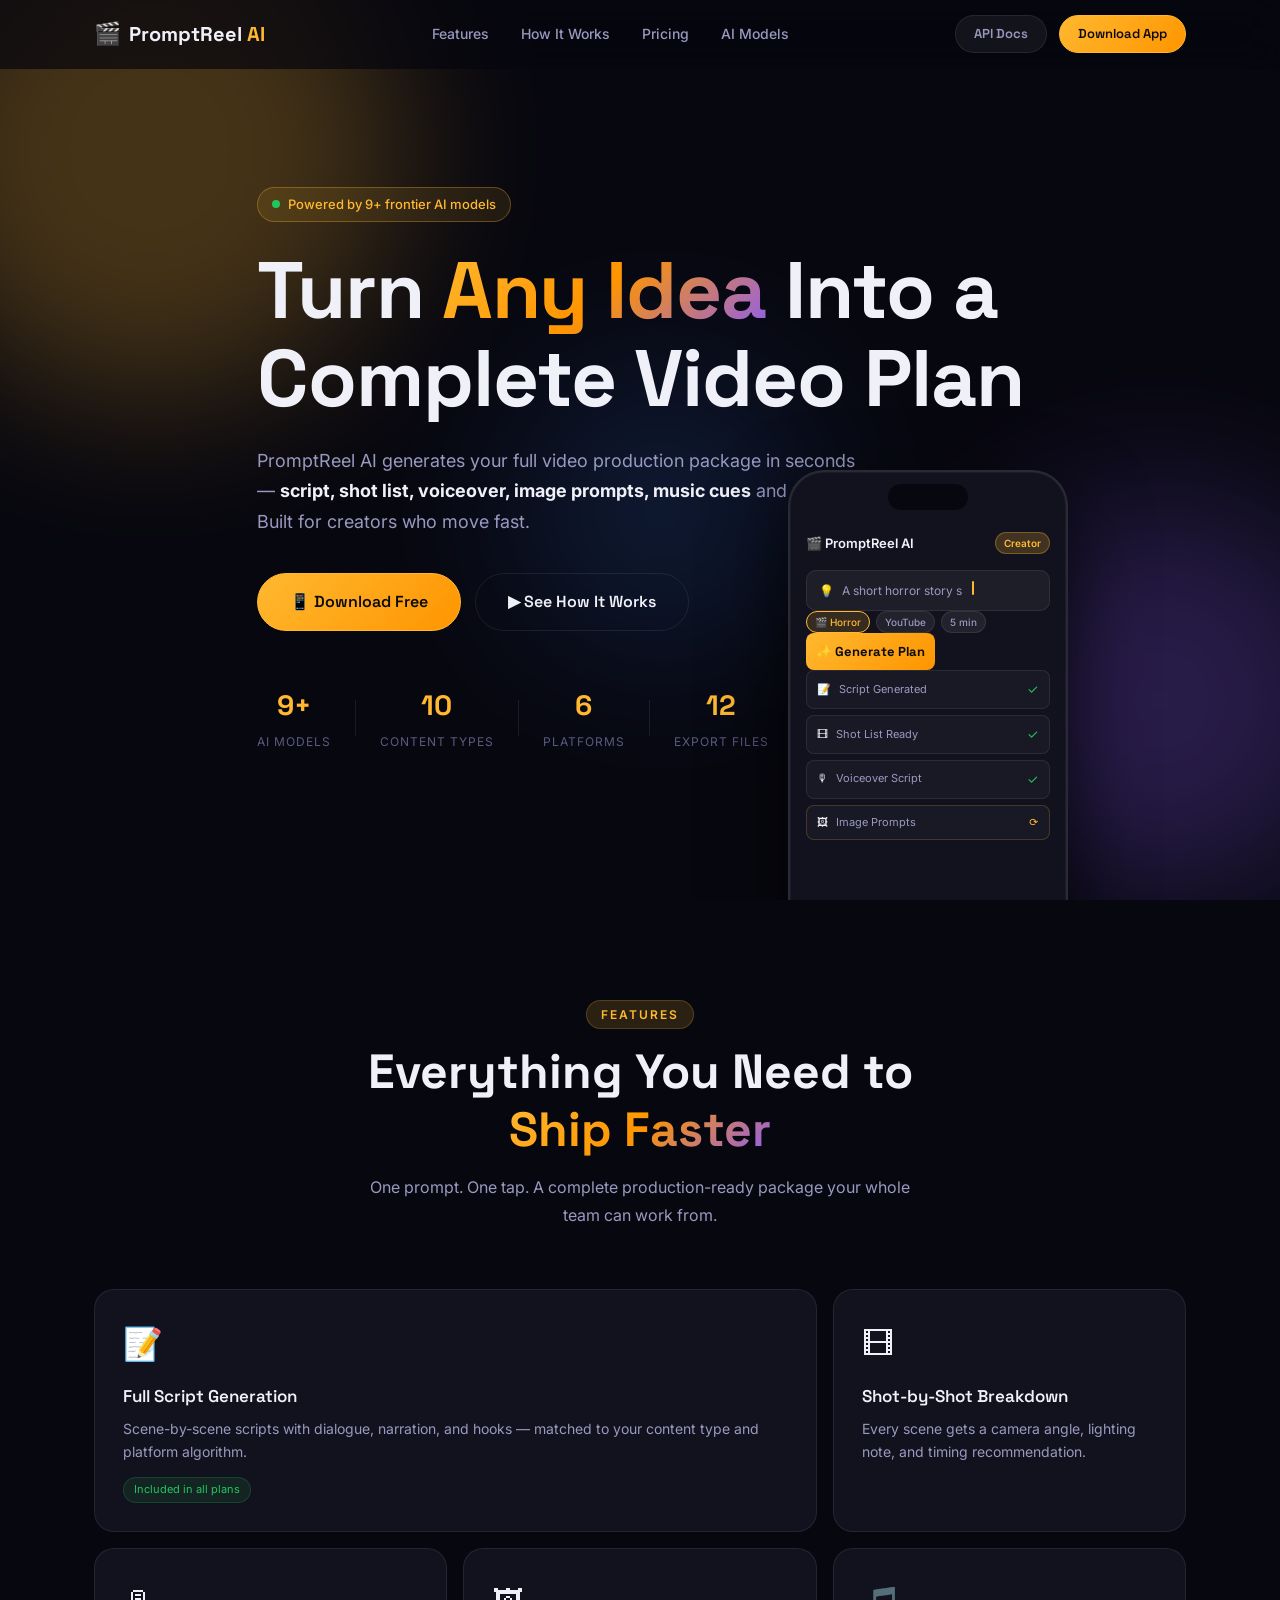
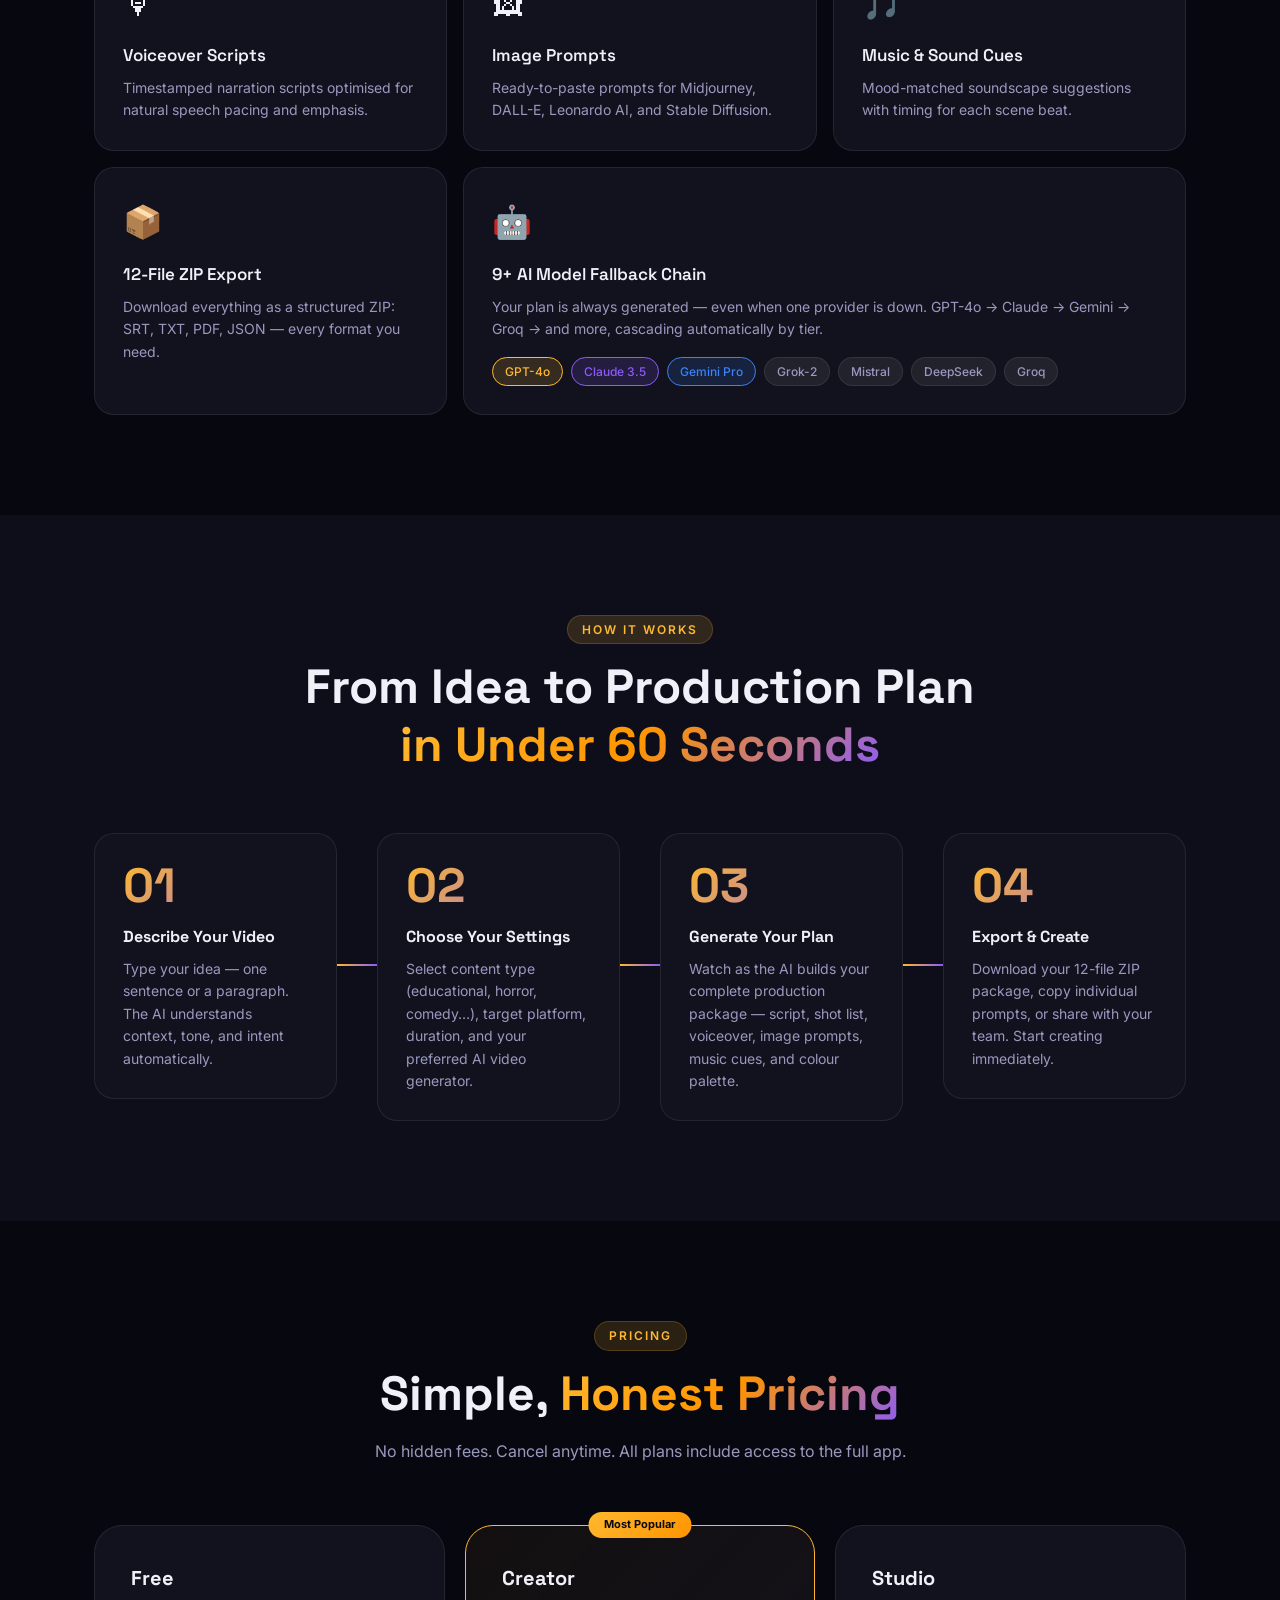
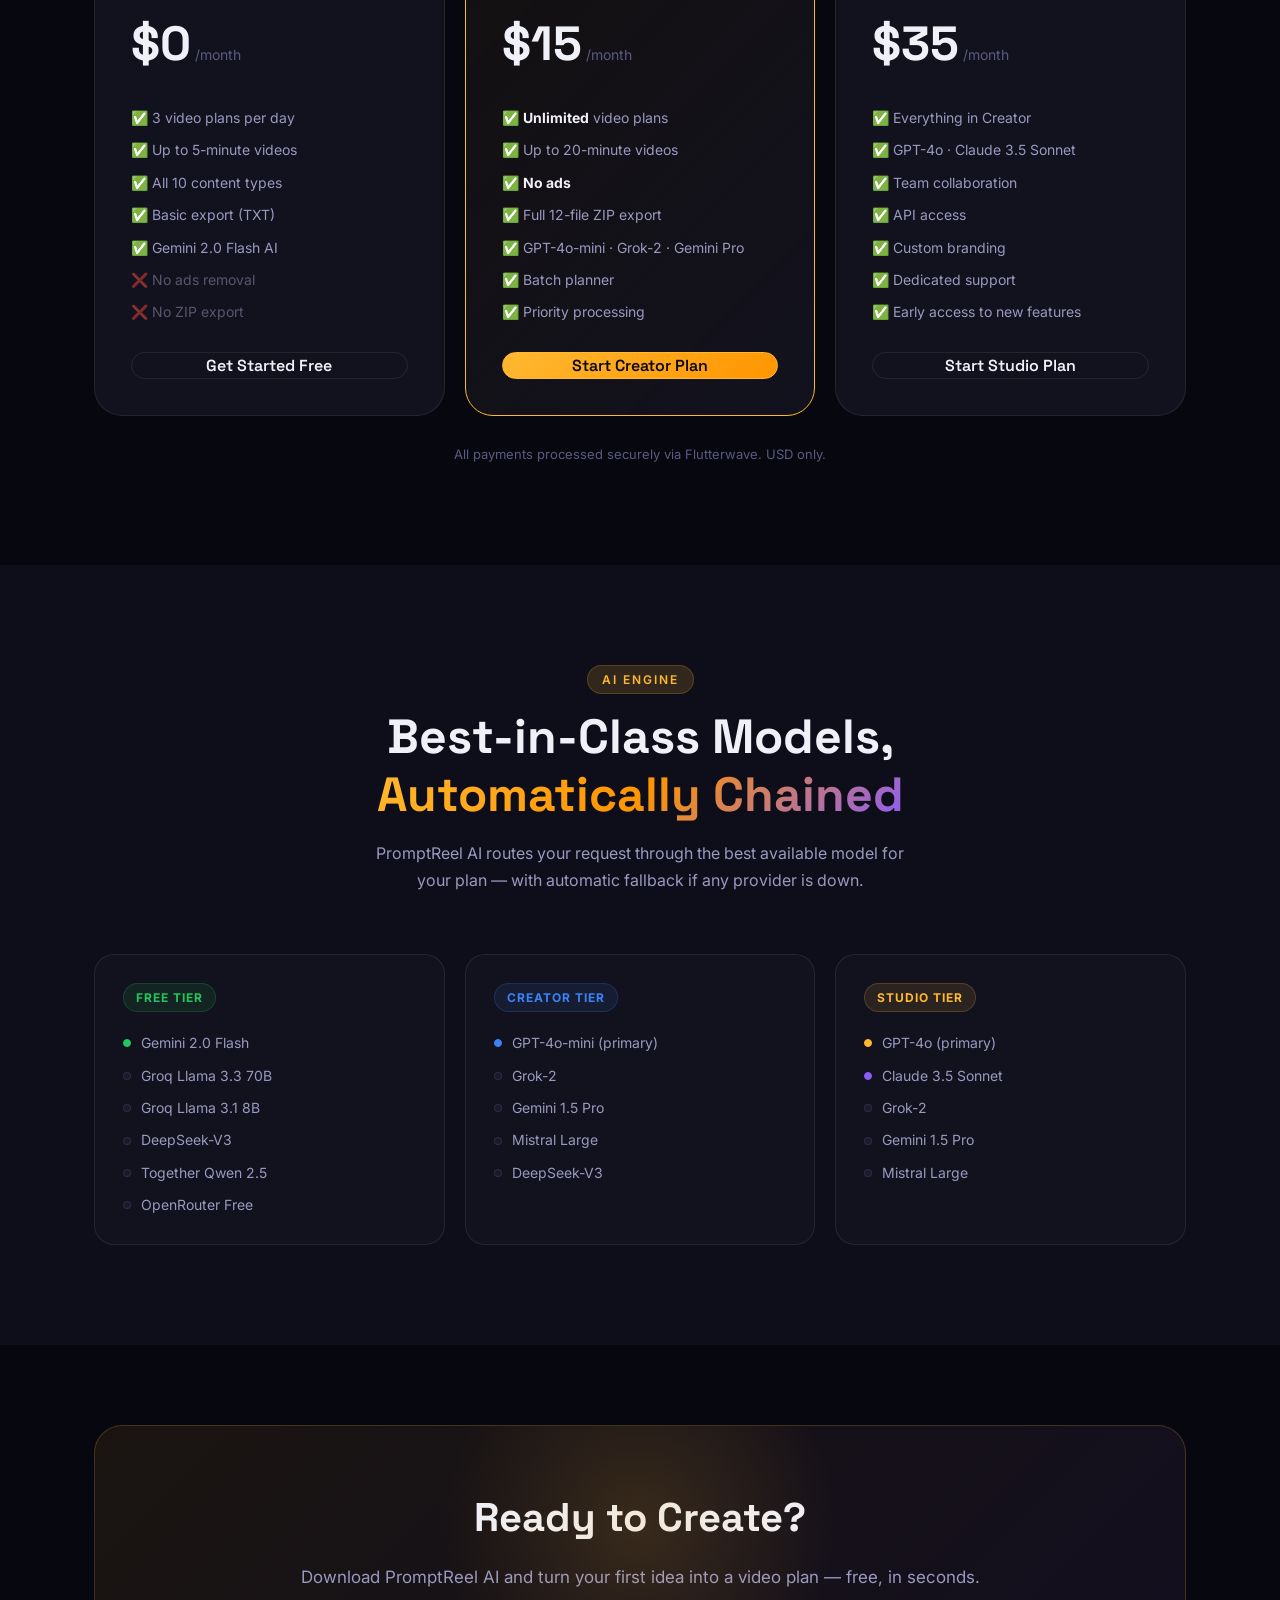
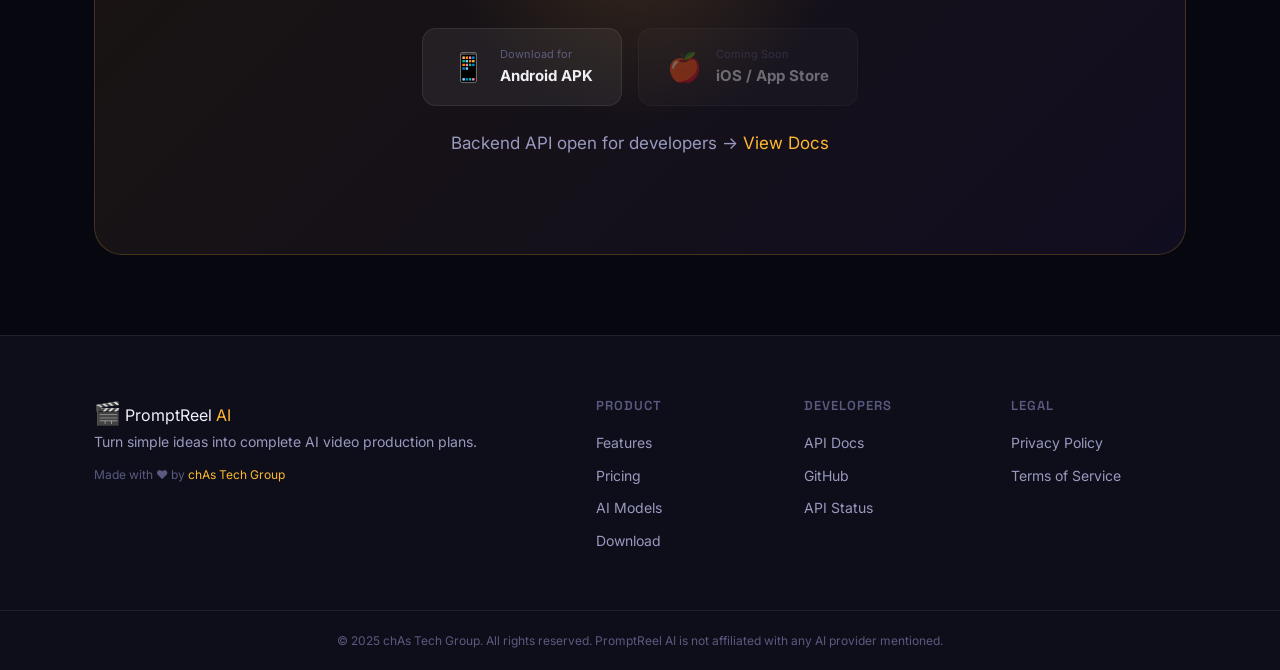
<file: website/index.html>
<!DOCTYPE html>
<html lang="en">
<head>
  <meta charset="UTF-8" />
  <meta name="viewport" content="width=device-width, initial-scale=1.0" />
  <title>PromptReel AI — Turn Ideas into Video Production Plans</title>

  <!-- ── SEO ──────────────────────────────────────────────────────────── -->
  <meta name="description" content="PromptReel AI turns your idea into a complete, ready-to-execute AI video production plan — script, shot list, voiceover, image prompts & more." />
  <meta name="keywords" content="AI video planner, video script generator, AI content creator, PromptReel, video production AI, content planning" />
  <meta name="author" content="chAs Tech Group" />
  <meta name="robots" content="index, follow" />
  <link rel="canonical" href="https://chastechgroup.github.io/promptreel-ai/" />

  <!-- ── Open Graph ────────────────────────────────────────────────────── -->
  <meta property="og:type" content="website" />
  <meta property="og:url" content="https://chastechgroup.github.io/promptreel-ai/" />
  <meta property="og:title" content="PromptReel AI — Turn Ideas into Video Plans" />
  <meta property="og:description" content="AI-powered video production planning. Script. Shot list. Voiceover. Image prompts. Everything in seconds." />
  <meta property="og:image" content="assets/images/og-image.png" />

  <!-- ── Twitter Card ──────────────────────────────────────────────────── -->
  <meta name="twitter:card" content="summary_large_image" />
  <meta name="twitter:title" content="PromptReel AI — Turn Ideas into Video Plans" />
  <meta name="twitter:description" content="AI-powered video production planning for creators." />
  <meta name="twitter:image" content="assets/images/og-image.png" />

  <!-- ── Favicon ───────────────────────────────────────────────────────── -->
  <link rel="icon" type="image/png" sizes="32x32" href="assets/images/favicon-32.png" />
  <link rel="icon" type="image/png" sizes="16x16" href="assets/images/favicon-16.png" />
  <link rel="apple-touch-icon" href="assets/images/apple-touch-icon.png" />
  <link rel="manifest" href="manifest.json" />

  <!-- ── Fonts ─────────────────────────────────────────────────────────── -->
  <link rel="preconnect" href="https://fonts.googleapis.com" />
  <link rel="preconnect" href="https://fonts.gstatic.com" crossorigin />
  <link href="https://fonts.googleapis.com/css2?family=Inter:wght@300;400;500;600;700;800;900&family=Space+Grotesk:wght@400;500;600;700&display=swap" rel="stylesheet" />

  <!-- ── Styles ────────────────────────────────────────────────────────── -->
  <link rel="stylesheet" href="assets/css/style.css" />

  <!-- ── Security Headers via meta (CSP backup) ───────────────────────── -->
  <meta http-equiv="X-Content-Type-Options" content="nosniff" />
  <meta http-equiv="Referrer-Policy" content="strict-origin-when-cross-origin" />
  <meta http-equiv="Permissions-Policy" content="camera=(), microphone=(), geolocation=()" />

  <!-- ── Schema.org structured data ───────────────────────────────────── -->
  <script type="application/ld+json">
  {
    "@context": "https://schema.org",
    "@type": "SoftwareApplication",
    "name": "PromptReel AI",
    "applicationCategory": "MultimediaApplication",
    "operatingSystem": "Android, iOS",
    "description": "AI-powered video production planning app. Turn simple ideas into complete video packages.",
    "author": { "@type": "Organization", "name": "chAs Tech Group" },
    "offers": [
      { "@type": "Offer", "price": "0", "priceCurrency": "USD", "name": "Free" },
      { "@type": "Offer", "price": "15", "priceCurrency": "USD", "name": "Creator" },
      { "@type": "Offer", "price": "35", "priceCurrency": "USD", "name": "Studio" }
    ]
  }
  </script>
</head>
<body>

  <!-- ══════════════════════════════════════════════════════════════════════
       NAV
  ══════════════════════════════════════════════════════════════════════ -->
  <nav class="nav" id="navbar">
    <div class="nav__inner container">
      <a href="#" class="nav__logo">
        <span class="logo-icon">🎬</span>
        <span class="logo-text">PromptReel <span class="logo-ai">AI</span></span>
      </a>

      <ul class="nav__links">
        <li><a href="#features">Features</a></li>
        <li><a href="#how-it-works">How It Works</a></li>
        <li><a href="#pricing">Pricing</a></li>
        <li><a href="#models">AI Models</a></li>
      </ul>

      <div class="nav__actions">
        <a href="https://promptreel-ai.onrender.com/docs" class="btn btn--ghost btn--sm" target="_blank" rel="noopener">API Docs</a>
        <a href="#download" class="btn btn--primary btn--sm">Download App</a>
      </div>

      <button class="nav__hamburger" id="hamburger" aria-label="Toggle menu">
        <span></span><span></span><span></span>
      </button>
    </div>

    <div class="nav__mobile" id="mobileMenu">
      <a href="#features">Features</a>
      <a href="#how-it-works">How It Works</a>
      <a href="#pricing">Pricing</a>
      <a href="#models">AI Models</a>
      <a href="#download" class="btn btn--primary">Download App</a>
    </div>
  </nav>

  <!-- ══════════════════════════════════════════════════════════════════════
       HERO
  ══════════════════════════════════════════════════════════════════════ -->
  <section class="hero">
    <div class="hero__glow hero__glow--1"></div>
    <div class="hero__glow hero__glow--2"></div>
    <div class="hero__glow hero__glow--3"></div>

    <div class="container hero__inner">
      <div class="hero__badge animate-in">
        <span class="badge-dot"></span>
        Powered by 9+ frontier AI models
      </div>

      <h1 class="hero__title animate-in delay-1">
        Turn <span class="gradient-text">Any Idea</span> Into a
        <br>Complete Video Plan
      </h1>

      <p class="hero__subtitle animate-in delay-2">
        PromptReel AI generates your full video production package in seconds —
        <strong>script, shot list, voiceover, image prompts, music cues</strong> and more.
        Built for creators who move fast.
      </p>

      <div class="hero__cta animate-in delay-3">
        <a href="#download" class="btn btn--primary btn--lg pulse">
          📱 Download Free
        </a>
        <a href="#how-it-works" class="btn btn--outline btn--lg">
          ▶ See How It Works
        </a>
      </div>

      <div class="hero__stats animate-in delay-4">
        <div class="stat">
          <span class="stat__number">9+</span>
          <span class="stat__label">AI Models</span>
        </div>
        <div class="stat__divider"></div>
        <div class="stat">
          <span class="stat__number">10</span>
          <span class="stat__label">Content Types</span>
        </div>
        <div class="stat__divider"></div>
        <div class="stat">
          <span class="stat__number">6</span>
          <span class="stat__label">Platforms</span>
        </div>
        <div class="stat__divider"></div>
        <div class="stat">
          <span class="stat__number">12</span>
          <span class="stat__label">Export Files</span>
        </div>
      </div>

      <!-- Phone mockup -->
      <div class="hero__mockup animate-in delay-5">
        <div class="phone">
          <div class="phone__screen">
            <div class="app-bar">
              <span>🎬 PromptReel AI</span>
              <span class="app-bar__badge creator">Creator</span>
            </div>
            <div class="app-content">
              <div class="app-input">
                <span class="input-icon">💡</span>
                <span class="input-text">A short horror story set in a lighthouse...</span>
                <div class="cursor-blink"></div>
              </div>
              <div class="app-options">
                <span class="chip chip--active">🎬 Horror</span>
                <span class="chip">YouTube</span>
                <span class="chip">5 min</span>
              </div>
              <button class="app-generate">✨ Generate Plan</button>
              <div class="app-output">
                <div class="output-row"><span class="output-icon">📝</span><span>Script Generated</span><span class="output-check">✓</span></div>
                <div class="output-row"><span class="output-icon">🎞</span><span>Shot List Ready</span><span class="output-check">✓</span></div>
                <div class="output-row"><span class="output-icon">🎙</span><span>Voiceover Script</span><span class="output-check">✓</span></div>
                <div class="output-row loading"><span class="output-icon">🖼</span><span>Image Prompts</span><span class="output-spinner">⟳</span></div>
              </div>
            </div>
          </div>
          <div class="phone__notch"></div>
        </div>
      </div>
    </div>
  </section>

  <!-- ══════════════════════════════════════════════════════════════════════
       FEATURES
  ══════════════════════════════════════════════════════════════════════ -->
  <section class="section" id="features">
    <div class="container">
      <div class="section__header">
        <span class="section__tag">Features</span>
        <h2 class="section__title">Everything You Need to<br><span class="gradient-text">Ship Faster</span></h2>
        <p class="section__subtitle">One prompt. One tap. A complete production-ready package your whole team can work from.</p>
      </div>

      <div class="features-grid">
        <div class="feature-card feature-card--wide">
          <div class="feature-card__icon">📝</div>
          <h3>Full Script Generation</h3>
          <p>Scene-by-scene scripts with dialogue, narration, and hooks — matched to your content type and platform algorithm.</p>
          <div class="feature-tag">Included in all plans</div>
        </div>

        <div class="feature-card">
          <div class="feature-card__icon">🎞</div>
          <h3>Shot-by-Shot Breakdown</h3>
          <p>Every scene gets a camera angle, lighting note, and timing recommendation.</p>
        </div>

        <div class="feature-card">
          <div class="feature-card__icon">🎙</div>
          <h3>Voiceover Scripts</h3>
          <p>Timestamped narration scripts optimised for natural speech pacing and emphasis.</p>
        </div>

        <div class="feature-card">
          <div class="feature-card__icon">🖼</div>
          <h3>Image Prompts</h3>
          <p>Ready-to-paste prompts for Midjourney, DALL-E, Leonardo AI, and Stable Diffusion.</p>
        </div>

        <div class="feature-card">
          <div class="feature-card__icon">🎵</div>
          <h3>Music & Sound Cues</h3>
          <p>Mood-matched soundscape suggestions with timing for each scene beat.</p>
        </div>

        <div class="feature-card">
          <div class="feature-card__icon">📦</div>
          <h3>12-File ZIP Export</h3>
          <p>Download everything as a structured ZIP: SRT, TXT, PDF, JSON — every format you need.</p>
        </div>

        <div class="feature-card feature-card--wide">
          <div class="feature-card__icon">🤖</div>
          <h3>9+ AI Model Fallback Chain</h3>
          <p>Your plan is always generated — even when one provider is down. GPT-4o → Claude → Gemini → Groq → and more, cascading automatically by tier.</p>
          <div class="model-chips">
            <span class="chip chip--gold">GPT-4o</span>
            <span class="chip chip--purple">Claude 3.5</span>
            <span class="chip chip--blue">Gemini Pro</span>
            <span class="chip">Grok-2</span>
            <span class="chip">Mistral</span>
            <span class="chip">DeepSeek</span>
            <span class="chip">Groq</span>
          </div>
        </div>
      </div>
    </div>
  </section>

  <!-- ══════════════════════════════════════════════════════════════════════
       HOW IT WORKS
  ══════════════════════════════════════════════════════════════════════ -->
  <section class="section section--dark" id="how-it-works">
    <div class="container">
      <div class="section__header">
        <span class="section__tag">How It Works</span>
        <h2 class="section__title">From Idea to Production Plan<br><span class="gradient-text">in Under 60 Seconds</span></h2>
      </div>

      <div class="steps">
        <div class="step">
          <div class="step__number">01</div>
          <div class="step__content">
            <h3>Describe Your Video</h3>
            <p>Type your idea — one sentence or a paragraph. The AI understands context, tone, and intent automatically.</p>
          </div>
        </div>
        <div class="step__connector"></div>
        <div class="step">
          <div class="step__number">02</div>
          <div class="step__content">
            <h3>Choose Your Settings</h3>
            <p>Select content type (educational, horror, comedy…), target platform, duration, and your preferred AI video generator.</p>
          </div>
        </div>
        <div class="step__connector"></div>
        <div class="step">
          <div class="step__number">03</div>
          <div class="step__content">
            <h3>Generate Your Plan</h3>
            <p>Watch as the AI builds your complete production package — script, shot list, voiceover, image prompts, music cues, and colour palette.</p>
          </div>
        </div>
        <div class="step__connector"></div>
        <div class="step">
          <div class="step__number">04</div>
          <div class="step__content">
            <h3>Export & Create</h3>
            <p>Download your 12-file ZIP package, copy individual prompts, or share with your team. Start creating immediately.</p>
          </div>
        </div>
      </div>
    </div>
  </section>

  <!-- ══════════════════════════════════════════════════════════════════════
       PRICING
  ══════════════════════════════════════════════════════════════════════ -->
  <section class="section" id="pricing">
    <div class="container">
      <div class="section__header">
        <span class="section__tag">Pricing</span>
        <h2 class="section__title">Simple, <span class="gradient-text">Honest Pricing</span></h2>
        <p class="section__subtitle">No hidden fees. Cancel anytime. All plans include access to the full app.</p>
      </div>

      <div class="pricing-grid">
        <!-- Free -->
        <div class="pricing-card">
          <div class="pricing-card__plan">Free</div>
          <div class="pricing-card__price">
            <span class="price__amount">$0</span>
            <span class="price__period">/month</span>
          </div>
          <ul class="pricing-card__features">
            <li>✅ 3 video plans per day</li>
            <li>✅ Up to 5-minute videos</li>
            <li>✅ All 10 content types</li>
            <li>✅ Basic export (TXT)</li>
            <li>✅ Gemini 2.0 Flash AI</li>
            <li class="disabled">❌ No ads removal</li>
            <li class="disabled">❌ No ZIP export</li>
          </ul>
          <a href="#download" class="btn btn--outline btn--full">Get Started Free</a>
        </div>

        <!-- Creator (Popular) -->
        <div class="pricing-card pricing-card--popular">
          <div class="pricing-card__badge">Most Popular</div>
          <div class="pricing-card__plan">Creator</div>
          <div class="pricing-card__price">
            <span class="price__amount">$15</span>
            <span class="price__period">/month</span>
          </div>
          <ul class="pricing-card__features">
            <li>✅ <strong>Unlimited</strong> video plans</li>
            <li>✅ Up to 20-minute videos</li>
            <li>✅ <strong>No ads</strong></li>
            <li>✅ Full 12-file ZIP export</li>
            <li>✅ GPT-4o-mini · Grok-2 · Gemini Pro</li>
            <li>✅ Batch planner</li>
            <li>✅ Priority processing</li>
          </ul>
          <a href="#download" class="btn btn--primary btn--full">Start Creator Plan</a>
        </div>

        <!-- Studio -->
        <div class="pricing-card">
          <div class="pricing-card__plan">Studio</div>
          <div class="pricing-card__price">
            <span class="price__amount">$35</span>
            <span class="price__period">/month</span>
          </div>
          <ul class="pricing-card__features">
            <li>✅ Everything in Creator</li>
            <li>✅ GPT-4o · Claude 3.5 Sonnet</li>
            <li>✅ Team collaboration</li>
            <li>✅ API access</li>
            <li>✅ Custom branding</li>
            <li>✅ Dedicated support</li>
            <li>✅ Early access to new features</li>
          </ul>
          <a href="#download" class="btn btn--outline btn--full">Start Studio Plan</a>
        </div>
      </div>

      <p class="pricing-note">All payments processed securely via Flutterwave. USD only.</p>
    </div>
  </section>

  <!-- ══════════════════════════════════════════════════════════════════════
       AI MODELS
  ══════════════════════════════════════════════════════════════════════ -->
  <section class="section section--dark" id="models">
    <div class="container">
      <div class="section__header">
        <span class="section__tag">AI Engine</span>
        <h2 class="section__title">Best-in-Class Models,<br><span class="gradient-text">Automatically Chained</span></h2>
        <p class="section__subtitle">PromptReel AI routes your request through the best available model for your plan — with automatic fallback if any provider is down.</p>
      </div>

      <div class="models-grid">
        <div class="tier-card">
          <div class="tier-card__label tier-card__label--free">Free Tier</div>
          <div class="tier-models">
            <div class="model-item"><span class="model-dot model-dot--green"></span>Gemini 2.0 Flash</div>
            <div class="model-item"><span class="model-dot"></span>Groq Llama 3.3 70B</div>
            <div class="model-item"><span class="model-dot"></span>Groq Llama 3.1 8B</div>
            <div class="model-item"><span class="model-dot"></span>DeepSeek-V3</div>
            <div class="model-item"><span class="model-dot"></span>Together Qwen 2.5</div>
            <div class="model-item"><span class="model-dot"></span>OpenRouter Free</div>
          </div>
        </div>

        <div class="tier-card">
          <div class="tier-card__label tier-card__label--creator">Creator Tier</div>
          <div class="tier-models">
            <div class="model-item"><span class="model-dot model-dot--blue"></span>GPT-4o-mini (primary)</div>
            <div class="model-item"><span class="model-dot"></span>Grok-2</div>
            <div class="model-item"><span class="model-dot"></span>Gemini 1.5 Pro</div>
            <div class="model-item"><span class="model-dot"></span>Mistral Large</div>
            <div class="model-item"><span class="model-dot"></span>DeepSeek-V3</div>
          </div>
        </div>

        <div class="tier-card">
          <div class="tier-card__label tier-card__label--studio">Studio Tier</div>
          <div class="tier-models">
            <div class="model-item"><span class="model-dot model-dot--gold"></span>GPT-4o (primary)</div>
            <div class="model-item"><span class="model-dot model-dot--purple"></span>Claude 3.5 Sonnet</div>
            <div class="model-item"><span class="model-dot"></span>Grok-2</div>
            <div class="model-item"><span class="model-dot"></span>Gemini 1.5 Pro</div>
            <div class="model-item"><span class="model-dot"></span>Mistral Large</div>
          </div>
        </div>
      </div>
    </div>
  </section>

  <!-- ══════════════════════════════════════════════════════════════════════
       DOWNLOAD CTA
  ══════════════════════════════════════════════════════════════════════ -->
  <section class="section cta-section" id="download">
    <div class="container">
      <div class="cta-card">
        <div class="cta-card__glow"></div>
        <h2>Ready to Create?</h2>
        <p>Download PromptReel AI and turn your first idea into a video plan — free, in seconds.</p>

        <div class="download-buttons">
          <a href="https://github.com/chastechgroup/promptreel-ai/releases/latest" class="download-btn" target="_blank" rel="noopener">
            <div class="download-btn__icon">📱</div>
            <div class="download-btn__text">
              <small>Download for</small>
              <strong>Android APK</strong>
            </div>
          </a>

          <a href="#" class="download-btn download-btn--disabled" title="iOS — Coming Soon">
            <div class="download-btn__icon">🍎</div>
            <div class="download-btn__text">
              <small>Coming Soon</small>
              <strong>iOS / App Store</strong>
            </div>
          </a>
        </div>

        <p class="cta-note">Backend API open for developers →
          <a href="https://promptreel-ai.onrender.com/docs" target="_blank" rel="noopener">View Docs</a>
        </p>
      </div>
    </div>
  </section>

  <!-- ══════════════════════════════════════════════════════════════════════
       FOOTER
  ══════════════════════════════════════════════════════════════════════ -->
  <footer class="footer">
    <div class="container footer__inner">
      <div class="footer__brand">
        <span class="logo-icon">🎬</span>
        <span class="logo-text">PromptReel <span class="logo-ai">AI</span></span>
        <p>Turn simple ideas into complete AI video production plans.</p>
        <small>Made with ❤️ by <a href="#" target="_blank" rel="noopener">chAs Tech Group</a></small>
      </div>

      <div class="footer__links">
        <div class="footer__col">
          <h4>Product</h4>
          <a href="#features">Features</a>
          <a href="#pricing">Pricing</a>
          <a href="#models">AI Models</a>
          <a href="#download">Download</a>
        </div>
        <div class="footer__col">
          <h4>Developers</h4>
          <a href="https://promptreel-ai.onrender.com/docs" target="_blank" rel="noopener">API Docs</a>
          <a href="https://github.com/chastechgroup/promptreel-ai" target="_blank" rel="noopener">GitHub</a>
          <a href="https://promptreel-ai.onrender.com/health" target="_blank" rel="noopener">API Status</a>
        </div>
        <div class="footer__col">
          <h4>Legal</h4>
          <a href="privacy.html">Privacy Policy</a>
          <a href="terms.html">Terms of Service</a>
        </div>
      </div>
    </div>

    <div class="footer__bottom">
      <div class="container">
        <p>© 2025 chAs Tech Group. All rights reserved. PromptReel AI is not affiliated with any AI provider mentioned.</p>
      </div>
    </div>
  </footer>

  <script src="assets/js/main.js"></script>
</body>
</html>
</file>
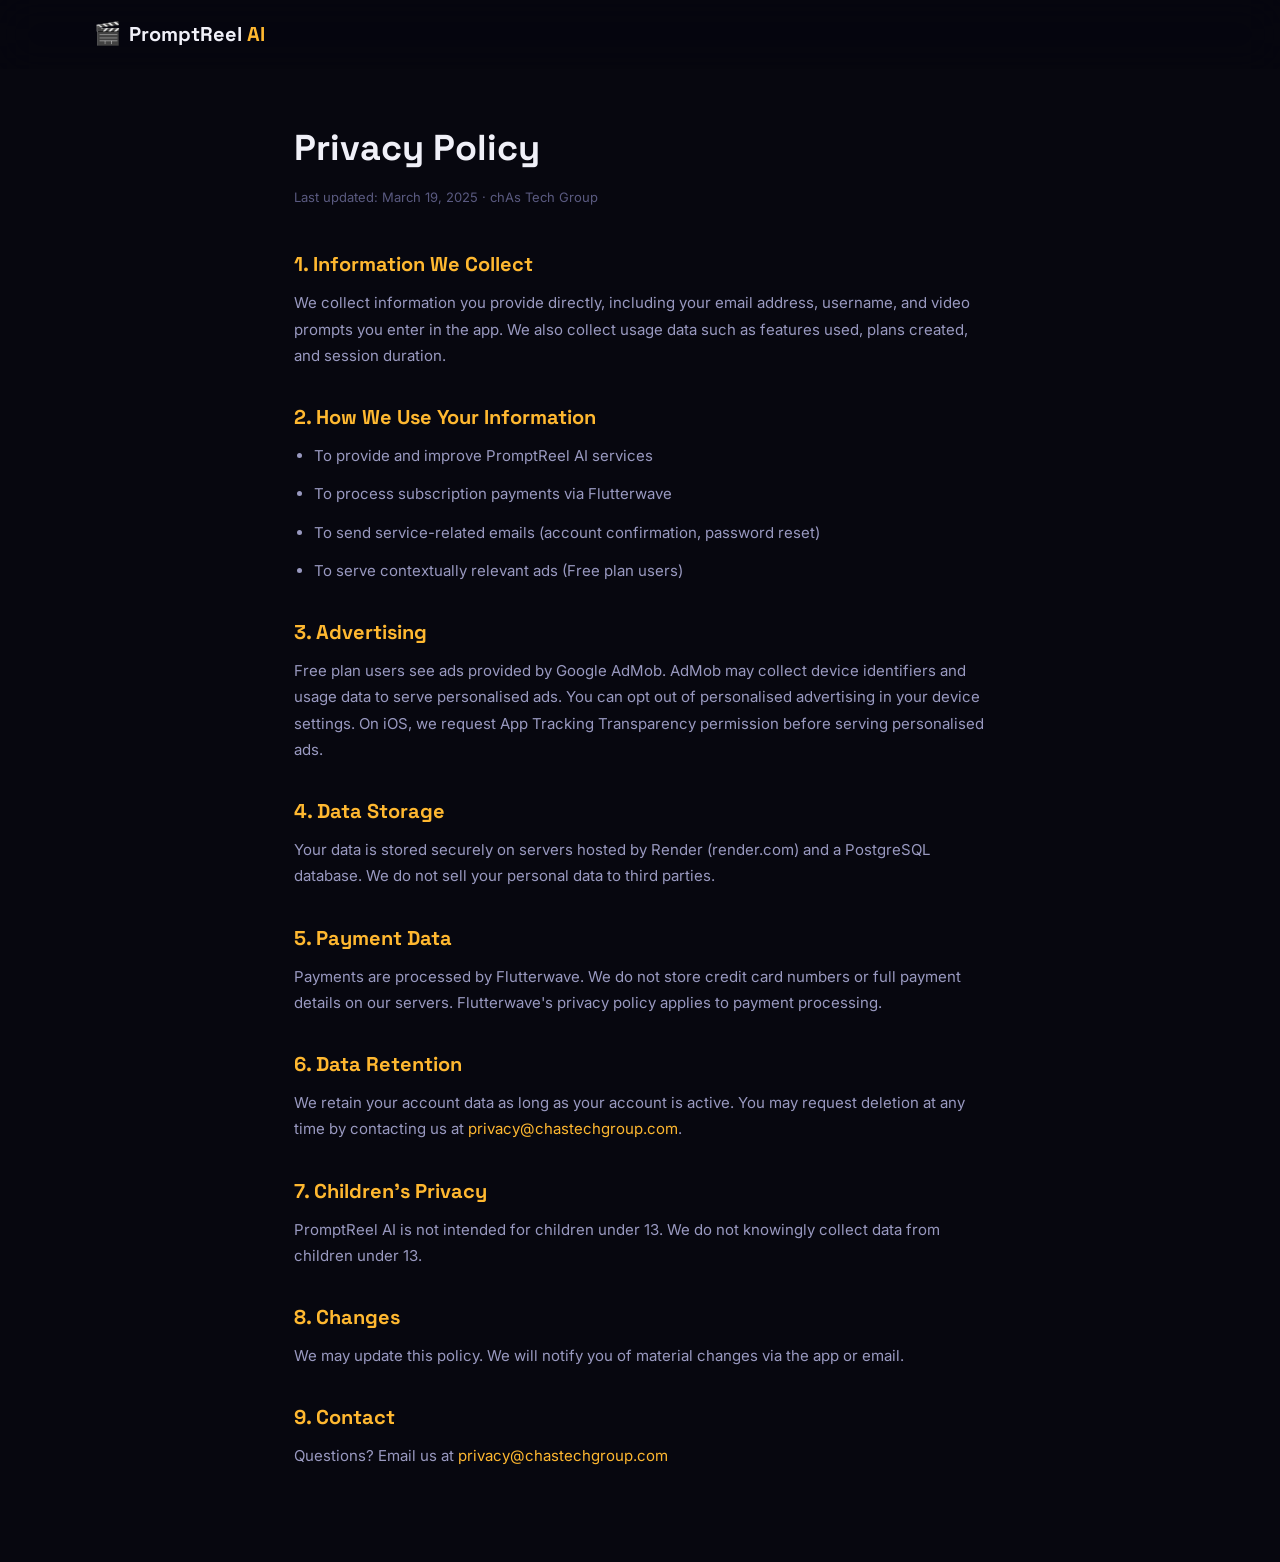
<file: website/privacy.html>
<!DOCTYPE html>
<html lang="en">
<head>
  <meta charset="UTF-8" />
  <meta name="viewport" content="width=device-width, initial-scale=1.0" />
  <title>Privacy Policy — PromptReel AI</title>
  <link rel="preconnect" href="https://fonts.googleapis.com" />
  <link href="https://fonts.googleapis.com/css2?family=Inter:wght@400;500;600&family=Space+Grotesk:wght@700&display=swap" rel="stylesheet" />
  <link rel="stylesheet" href="assets/css/style.css" />
  <style>
    .legal-page { max-width: 740px; margin: 0 auto; padding: 120px 24px 80px; }
    .legal-page h1 { font-family:'Space Grotesk',sans-serif; font-size:36px; margin-bottom:8px; }
    .legal-page .meta { color:var(--text-muted); font-size:13px; margin-bottom:40px; }
    .legal-page h2 { font-family:'Space Grotesk',sans-serif; font-size:20px; margin:32px 0 10px; color:var(--gold); }
    .legal-page p, .legal-page li { font-size:15px; color:var(--text-secondary); line-height:1.75; margin-bottom:12px; }
    .legal-page ul { padding-left:20px; margin-bottom:12px; }
    .legal-page a { color:var(--gold); }
  </style>
</head>
<body>
  <nav class="nav">
    <div class="nav__inner container">
      <a href="index.html" class="nav__logo"><span class="logo-icon">🎬</span><span class="logo-text">PromptReel <span class="logo-ai">AI</span></span></a>
    </div>
  </nav>

  <div class="legal-page">
    <h1>Privacy Policy</h1>
    <p class="meta">Last updated: March 19, 2025 · chAs Tech Group</p>

    <h2>1. Information We Collect</h2>
    <p>We collect information you provide directly, including your email address, username, and video prompts you enter in the app. We also collect usage data such as features used, plans created, and session duration.</p>

    <h2>2. How We Use Your Information</h2>
    <ul>
      <li>To provide and improve PromptReel AI services</li>
      <li>To process subscription payments via Flutterwave</li>
      <li>To send service-related emails (account confirmation, password reset)</li>
      <li>To serve contextually relevant ads (Free plan users)</li>
    </ul>

    <h2>3. Advertising</h2>
    <p>Free plan users see ads provided by Google AdMob. AdMob may collect device identifiers and usage data to serve personalised ads. You can opt out of personalised advertising in your device settings. On iOS, we request App Tracking Transparency permission before serving personalised ads.</p>

    <h2>4. Data Storage</h2>
    <p>Your data is stored securely on servers hosted by Render (render.com) and a PostgreSQL database. We do not sell your personal data to third parties.</p>

    <h2>5. Payment Data</h2>
    <p>Payments are processed by Flutterwave. We do not store credit card numbers or full payment details on our servers. Flutterwave's privacy policy applies to payment processing.</p>

    <h2>6. Data Retention</h2>
    <p>We retain your account data as long as your account is active. You may request deletion at any time by contacting us at <a href="mailto:privacy@chastechgroup.com">privacy@chastechgroup.com</a>.</p>

    <h2>7. Children's Privacy</h2>
    <p>PromptReel AI is not intended for children under 13. We do not knowingly collect data from children under 13.</p>

    <h2>8. Changes</h2>
    <p>We may update this policy. We will notify you of material changes via the app or email.</p>

    <h2>9. Contact</h2>
    <p>Questions? Email us at <a href="mailto:privacy@chastechgroup.com">privacy@chastechgroup.com</a></p>
  </div>
</body>
</html>
</file>
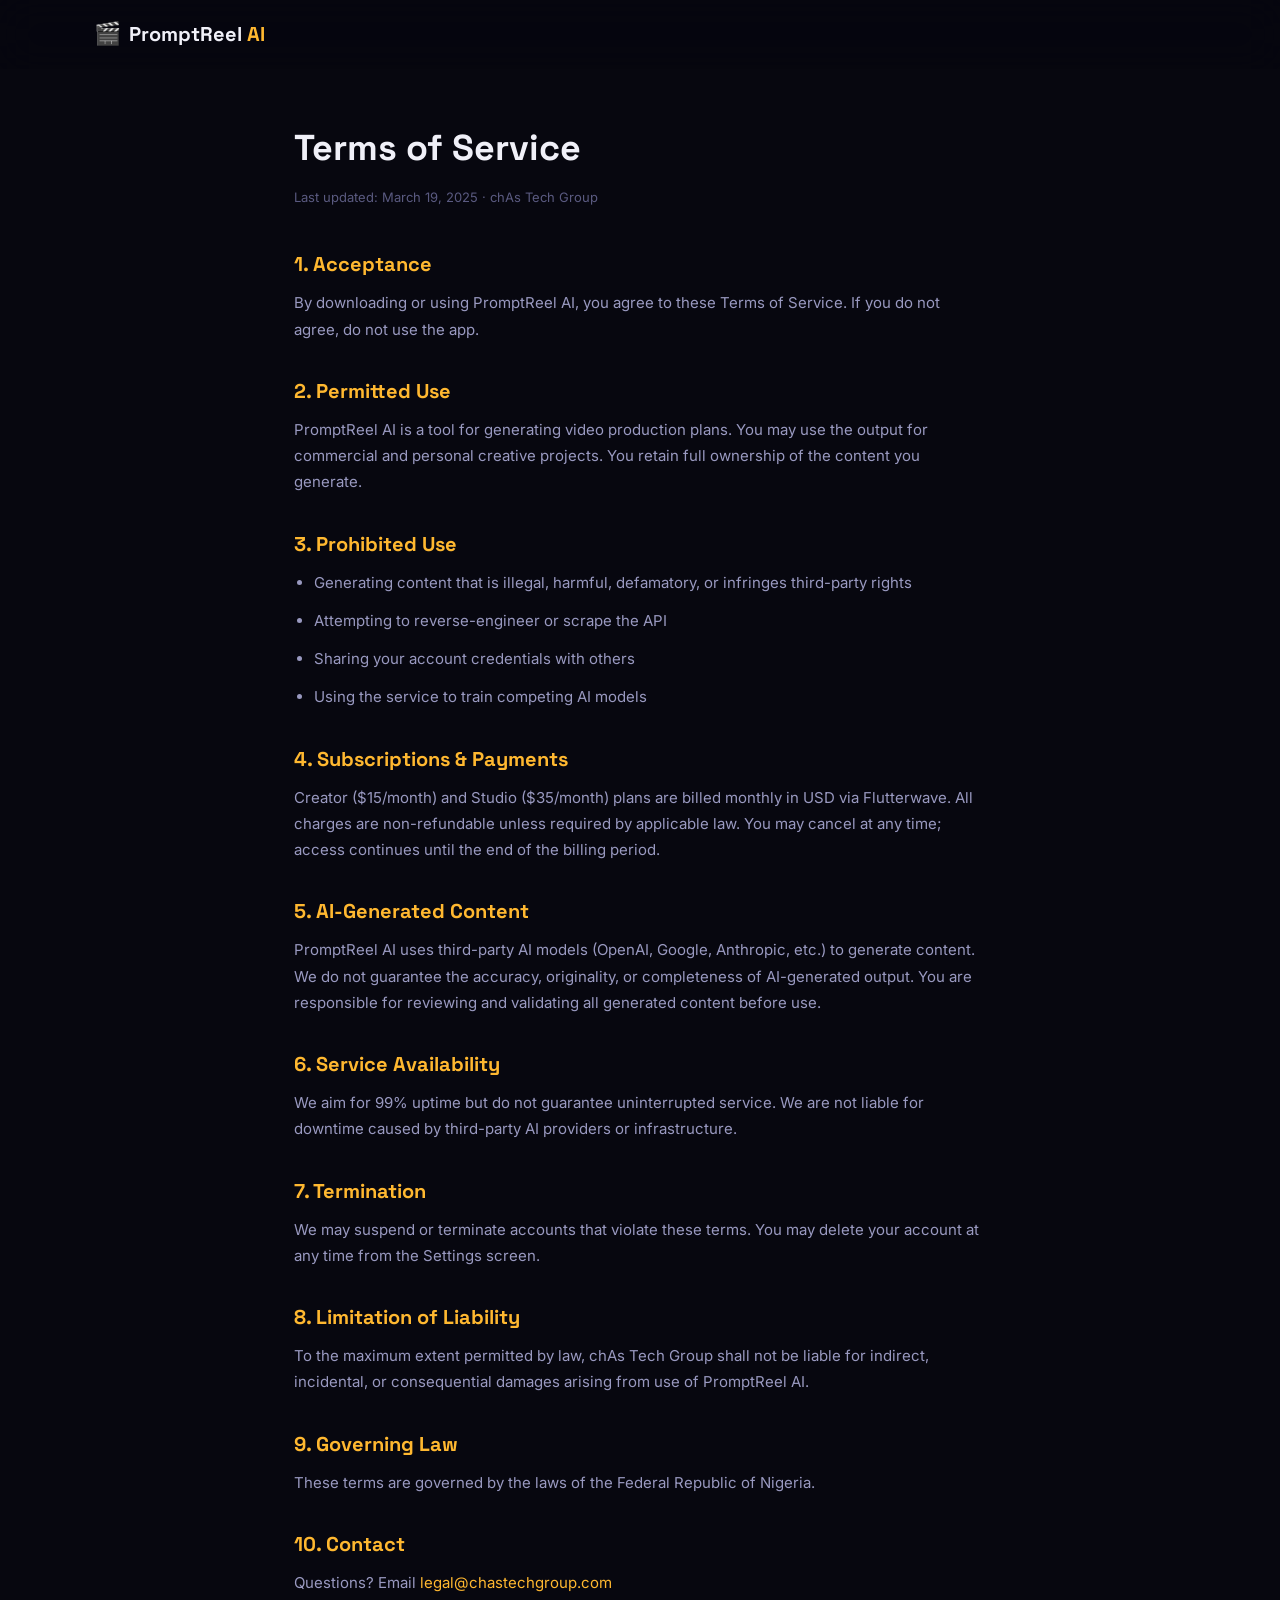
<file: website/terms.html>
<!DOCTYPE html>
<html lang="en">
<head>
  <meta charset="UTF-8" />
  <meta name="viewport" content="width=device-width, initial-scale=1.0" />
  <title>Terms of Service — PromptReel AI</title>
  <link rel="preconnect" href="https://fonts.googleapis.com" />
  <link href="https://fonts.googleapis.com/css2?family=Inter:wght@400;500;600&family=Space+Grotesk:wght@700&display=swap" rel="stylesheet" />
  <link rel="stylesheet" href="assets/css/style.css" />
  <style>
    .legal-page { max-width: 740px; margin: 0 auto; padding: 120px 24px 80px; }
    .legal-page h1 { font-family:'Space Grotesk',sans-serif; font-size:36px; margin-bottom:8px; }
    .legal-page .meta { color:var(--text-muted); font-size:13px; margin-bottom:40px; }
    .legal-page h2 { font-family:'Space Grotesk',sans-serif; font-size:20px; margin:32px 0 10px; color:var(--gold); }
    .legal-page p, .legal-page li { font-size:15px; color:var(--text-secondary); line-height:1.75; margin-bottom:12px; }
    .legal-page ul { padding-left:20px; margin-bottom:12px; }
    .legal-page a { color:var(--gold); }
  </style>
</head>
<body>
  <nav class="nav">
    <div class="nav__inner container">
      <a href="index.html" class="nav__logo"><span class="logo-icon">🎬</span><span class="logo-text">PromptReel <span class="logo-ai">AI</span></span></a>
    </div>
  </nav>

  <div class="legal-page">
    <h1>Terms of Service</h1>
    <p class="meta">Last updated: March 19, 2025 · chAs Tech Group</p>

    <h2>1. Acceptance</h2>
    <p>By downloading or using PromptReel AI, you agree to these Terms of Service. If you do not agree, do not use the app.</p>

    <h2>2. Permitted Use</h2>
    <p>PromptReel AI is a tool for generating video production plans. You may use the output for commercial and personal creative projects. You retain full ownership of the content you generate.</p>

    <h2>3. Prohibited Use</h2>
    <ul>
      <li>Generating content that is illegal, harmful, defamatory, or infringes third-party rights</li>
      <li>Attempting to reverse-engineer or scrape the API</li>
      <li>Sharing your account credentials with others</li>
      <li>Using the service to train competing AI models</li>
    </ul>

    <h2>4. Subscriptions & Payments</h2>
    <p>Creator ($15/month) and Studio ($35/month) plans are billed monthly in USD via Flutterwave. All charges are non-refundable unless required by applicable law. You may cancel at any time; access continues until the end of the billing period.</p>

    <h2>5. AI-Generated Content</h2>
    <p>PromptReel AI uses third-party AI models (OpenAI, Google, Anthropic, etc.) to generate content. We do not guarantee the accuracy, originality, or completeness of AI-generated output. You are responsible for reviewing and validating all generated content before use.</p>

    <h2>6. Service Availability</h2>
    <p>We aim for 99% uptime but do not guarantee uninterrupted service. We are not liable for downtime caused by third-party AI providers or infrastructure.</p>

    <h2>7. Termination</h2>
    <p>We may suspend or terminate accounts that violate these terms. You may delete your account at any time from the Settings screen.</p>

    <h2>8. Limitation of Liability</h2>
    <p>To the maximum extent permitted by law, chAs Tech Group shall not be liable for indirect, incidental, or consequential damages arising from use of PromptReel AI.</p>

    <h2>9. Governing Law</h2>
    <p>These terms are governed by the laws of the Federal Republic of Nigeria.</p>

    <h2>10. Contact</h2>
    <p>Questions? Email <a href="mailto:legal@chastechgroup.com">legal@chastechgroup.com</a></p>
  </div>
</body>
</html>
</file>
<file: website/assets/css/style.css>
/* ─────────────────────────────────────────────────────────────────────────────
   PromptReel AI — Website Stylesheet
   chAs Tech Group · 2025
───────────────────────────────────────────────────────────────────────────── */

/* ── Reset & Base ──────────────────────────────────────────────────────────── */
*, *::before, *::after { box-sizing: border-box; margin: 0; padding: 0; }

:root {
  --bg-primary:    #07070f;
  --bg-secondary:  #0e0e1a;
  --bg-card:       #12121e;
  --bg-card-hover: #1a1a2e;
  --border:        rgba(255,255,255,.08);
  --border-hover:  rgba(255,184,48,.25);
  --text-primary:  #f0f0f8;
  --text-secondary:#9999c0;
  --text-muted:    #5a5a80;
  --gold:          #ffb830;
  --gold-dim:      rgba(255,184,48,.15);
  --purple:        #8b5cf6;
  --blue:          #3b82f6;
  --green:         #22c55e;
  --radius-sm:     8px;
  --radius-md:     14px;
  --radius-lg:     20px;
  --radius-xl:     28px;
  --shadow-card:   0 4px 24px rgba(0,0,0,.4);
  --transition:    0.25s cubic-bezier(.4,0,.2,1);
}

html { scroll-behavior: smooth; -webkit-font-smoothing: antialiased; }

body {
  font-family: 'Inter', system-ui, sans-serif;
  background-color: var(--bg-primary);
  color: var(--text-primary);
  line-height: 1.6;
  overflow-x: hidden;
}

a { color: var(--gold); text-decoration: none; transition: var(--transition); }
a:hover { opacity: .85; }

img { max-width: 100%; display: block; }

.container { max-width: 1140px; margin: 0 auto; padding: 0 24px; }

/* ── Typography ────────────────────────────────────────────────────────────── */
.gradient-text {
  background: linear-gradient(135deg, var(--gold) 0%, #ff9500 50%, var(--purple) 100%);
  -webkit-background-clip: text;
  -webkit-text-fill-color: transparent;
  background-clip: text;
}

/* ── Buttons ───────────────────────────────────────────────────────────────── */
.btn {
  display: inline-flex;
  align-items: center;
  gap: 8px;
  font-family: 'Space Grotesk', sans-serif;
  font-weight: 600;
  border-radius: 50px;
  cursor: pointer;
  transition: var(--transition);
  border: 1.5px solid transparent;
  text-decoration: none;
  white-space: nowrap;
}

.btn--sm  { padding: 8px 18px;  font-size: 13px; }
.btn--md  { padding: 12px 24px; font-size: 15px; }
.btn--lg  { padding: 15px 32px; font-size: 16px; }
.btn--full{ width: 100%; justify-content: center; }

.btn--primary {
  background: linear-gradient(135deg, var(--gold), #ff9500);
  color: #0a0a0f;
  border-color: var(--gold);
}
.btn--primary:hover { transform: translateY(-2px); box-shadow: 0 8px 32px rgba(255,184,48,.35); }

.btn--outline {
  background: transparent;
  color: var(--text-primary);
  border-color: var(--border);
}
.btn--outline:hover { border-color: var(--gold); color: var(--gold); background: var(--gold-dim); }

.btn--ghost {
  background: rgba(255,255,255,.06);
  color: var(--text-secondary);
  border-color: var(--border);
}
.btn--ghost:hover { background: rgba(255,255,255,.1); color: var(--text-primary); }

/* pulse animation for main CTA */
@keyframes pulse-gold {
  0%, 100% { box-shadow: 0 0 0 0 rgba(255,184,48,.4); }
  50%       { box-shadow: 0 0 0 12px rgba(255,184,48,0); }
}
.pulse { animation: pulse-gold 2.5s infinite; }

/* ── Chips ─────────────────────────────────────────────────────────────────── */
.chip {
  display: inline-block;
  padding: 4px 12px;
  border-radius: 50px;
  font-size: 12px;
  font-weight: 500;
  background: rgba(255,255,255,.07);
  border: 1px solid var(--border);
  color: var(--text-secondary);
}
.chip--active  { background: var(--gold-dim); border-color: var(--gold); color: var(--gold); }
.chip--gold    { background: rgba(255,184,48,.15); border-color: var(--gold); color: var(--gold); }
.chip--purple  { background: rgba(139,92,246,.15); border-color: var(--purple); color: var(--purple); }
.chip--blue    { background: rgba(59,130,246,.15); border-color: var(--blue); color: var(--blue); }

/* ── Navbar ────────────────────────────────────────────────────────────────── */
.nav {
  position: fixed;
  top: 0; left: 0; right: 0;
  z-index: 1000;
  background: rgba(7,7,15,.7);
  backdrop-filter: blur(20px);
  -webkit-backdrop-filter: blur(20px);
  border-bottom: 1px solid transparent;
  transition: var(--transition);
}
.nav.scrolled { border-bottom-color: var(--border); }

.nav__inner {
  display: flex;
  align-items: center;
  justify-content: space-between;
  height: 68px;
}

.nav__logo {
  display: flex;
  align-items: center;
  gap: 8px;
  font-family: 'Space Grotesk', sans-serif;
  font-size: 20px;
  font-weight: 700;
  color: var(--text-primary);
  text-decoration: none;
}
.logo-icon { font-size: 22px; }
.logo-ai   { color: var(--gold); }

.nav__links {
  display: flex;
  list-style: none;
  gap: 32px;
}
.nav__links a { color: var(--text-secondary); font-size: 14px; font-weight: 500; }
.nav__links a:hover { color: var(--text-primary); }

.nav__actions { display: flex; align-items: center; gap: 12px; }

.nav__hamburger {
  display: none;
  flex-direction: column;
  gap: 5px;
  background: none;
  border: none;
  cursor: pointer;
  padding: 4px;
}
.nav__hamburger span {
  display: block;
  width: 24px;
  height: 2px;
  background: var(--text-primary);
  border-radius: 2px;
  transition: var(--transition);
}

.nav__mobile {
  display: none;
  flex-direction: column;
  gap: 8px;
  padding: 16px 24px 20px;
  background: var(--bg-secondary);
  border-top: 1px solid var(--border);
}
.nav__mobile a { padding: 10px 0; color: var(--text-secondary); font-size: 15px; border-bottom: 1px solid var(--border); }
.nav__mobile .btn { margin-top: 8px; justify-content: center; }
.nav__mobile.open { display: flex; }

/* ── Hero ──────────────────────────────────────────────────────────────────── */
.hero {
  position: relative;
  min-height: 100vh;
  display: flex;
  align-items: center;
  padding: 120px 0 80px;
  overflow: hidden;
}

.hero__glow {
  position: absolute;
  border-radius: 50%;
  filter: blur(80px);
  pointer-events: none;
  opacity: .25;
}
.hero__glow--1 { width: 500px; height: 500px; background: var(--gold);   top: -100px;  left: -100px; }
.hero__glow--2 { width: 400px; height: 400px; background: var(--purple); bottom: 0;    right: -80px; }
.hero__glow--3 { width: 300px; height: 300px; background: var(--blue);   top: 40%;     left: 40%;    opacity: .15; }

.hero__inner { position: relative; z-index: 1; }

.hero__badge {
  display: inline-flex;
  align-items: center;
  gap: 8px;
  padding: 6px 14px;
  border-radius: 50px;
  background: rgba(255,184,48,.1);
  border: 1px solid rgba(255,184,48,.3);
  color: var(--gold);
  font-size: 13px;
  font-weight: 500;
  margin-bottom: 24px;
}
.badge-dot {
  width: 8px; height: 8px;
  background: var(--green);
  border-radius: 50%;
  animation: pulse-dot 2s infinite;
}
@keyframes pulse-dot {
  0%, 100% { transform: scale(1); opacity: 1; }
  50%       { transform: scale(1.3); opacity: .7; }
}

.hero__title {
  font-family: 'Space Grotesk', sans-serif;
  font-size: clamp(40px, 7vw, 80px);
  font-weight: 800;
  line-height: 1.1;
  margin-bottom: 24px;
  letter-spacing: -1px;
}

.hero__subtitle {
  font-size: 18px;
  color: var(--text-secondary);
  max-width: 600px;
  margin-bottom: 36px;
  line-height: 1.7;
}
.hero__subtitle strong { color: var(--text-primary); }

.hero__cta {
  display: flex;
  flex-wrap: wrap;
  gap: 14px;
  margin-bottom: 52px;
}

.hero__stats {
  display: flex;
  align-items: center;
  gap: 24px;
  flex-wrap: wrap;
}
.stat { text-align: center; }
.stat__number {
  display: block;
  font-family: 'Space Grotesk', sans-serif;
  font-size: 28px;
  font-weight: 700;
  color: var(--gold);
}
.stat__label { font-size: 12px; color: var(--text-muted); text-transform: uppercase; letter-spacing: 1px; }
.stat__divider { width: 1px; height: 36px; background: var(--border); }

/* ── Phone Mockup ──────────────────────────────────────────────────────────── */
.hero__mockup {
  position: absolute;
  right: -20px;
  top: 50%;
  transform: translateY(-50%);
  pointer-events: none;
}

.phone {
  width: 280px;
  height: 580px;
  background: var(--bg-card);
  border-radius: 36px;
  border: 2px solid rgba(255,255,255,.1);
  overflow: hidden;
  position: relative;
  box-shadow: 0 32px 80px rgba(0,0,0,.7), 0 0 0 1px rgba(255,255,255,.04) inset;
}

.phone__notch {
  position: absolute;
  top: 12px; left: 50%;
  transform: translateX(-50%);
  width: 80px; height: 26px;
  background: var(--bg-primary);
  border-radius: 50px;
  z-index: 10;
}

.phone__screen { height: 100%; padding: 56px 16px 20px; display: flex; flex-direction: column; gap: 12px; }

.app-bar {
  display: flex;
  justify-content: space-between;
  align-items: center;
  font-size: 13px;
  font-weight: 600;
  padding: 4px 0;
}
.app-bar__badge {
  font-size: 10px;
  padding: 2px 8px;
  border-radius: 50px;
  background: rgba(255,184,48,.2);
  color: var(--gold);
  border: 1px solid rgba(255,184,48,.3);
}

.app-input {
  background: rgba(255,255,255,.05);
  border: 1px solid var(--border);
  border-radius: 10px;
  padding: 10px 12px;
  font-size: 12px;
  color: var(--text-secondary);
  display: flex;
  align-items: flex-start;
  gap: 8px;
  position: relative;
}
.cursor-blink {
  display: inline-block;
  width: 2px; height: 14px;
  background: var(--gold);
  border-radius: 1px;
  margin-left: 2px;
  animation: blink 1s infinite;
}
@keyframes blink { 0%, 100% { opacity: 1; } 50% { opacity: 0; } }

.app-options { display: flex; gap: 6px; flex-wrap: wrap; }
.app-options .chip { font-size: 10px; padding: 2px 8px; }

.app-generate {
  background: linear-gradient(135deg, var(--gold), #ff9500);
  color: #0a0a0f;
  border: none;
  border-radius: 8px;
  padding: 10px;
  font-size: 13px;
  font-weight: 700;
  cursor: pointer;
  font-family: 'Space Grotesk', sans-serif;
}

.app-output {
  display: flex;
  flex-direction: column;
  gap: 6px;
  flex: 1;
}
.output-row {
  display: flex;
  align-items: center;
  gap: 8px;
  padding: 8px 10px;
  background: rgba(255,255,255,.03);
  border: 1px solid var(--border);
  border-radius: 8px;
  font-size: 11px;
  animation: slide-up .4s ease both;
}
.output-row:nth-child(1) { animation-delay: .3s; }
.output-row:nth-child(2) { animation-delay: .6s; }
.output-row:nth-child(3) { animation-delay: .9s; }
.output-row:nth-child(4) { animation-delay: 1.2s; }

@keyframes slide-up {
  from { opacity: 0; transform: translateY(10px); }
  to   { opacity: 1; transform: translateY(0); }
}

.output-row span:nth-child(2) { flex: 1; color: var(--text-secondary); }
.output-check { color: var(--green); font-size: 13px; }
.output-spinner {
  color: var(--gold);
  animation: spin 1s linear infinite;
  display: inline-block;
}
@keyframes spin { to { transform: rotate(360deg); } }
.output-row.loading { border-color: rgba(255,184,48,.2); }

/* ── Section Common ────────────────────────────────────────────────────────── */
.section { padding: 100px 0; }
.section--dark { background: var(--bg-secondary); }

.section__header { text-align: center; margin-bottom: 60px; }
.section__tag {
  display: inline-block;
  font-size: 12px;
  font-weight: 600;
  letter-spacing: 2px;
  text-transform: uppercase;
  color: var(--gold);
  margin-bottom: 14px;
  padding: 4px 14px;
  border-radius: 50px;
  background: var(--gold-dim);
  border: 1px solid rgba(255,184,48,.2);
}
.section__title {
  font-family: 'Space Grotesk', sans-serif;
  font-size: clamp(28px, 4vw, 48px);
  font-weight: 700;
  line-height: 1.2;
  margin-bottom: 16px;
}
.section__subtitle { font-size: 16px; color: var(--text-secondary); max-width: 560px; margin: 0 auto; line-height: 1.7; }

/* ── Features Grid ─────────────────────────────────────────────────────────── */
.features-grid {
  display: grid;
  grid-template-columns: repeat(3, 1fr);
  gap: 16px;
}
.feature-card--wide { grid-column: span 2; }

.feature-card {
  background: var(--bg-card);
  border: 1px solid var(--border);
  border-radius: var(--radius-lg);
  padding: 28px;
  transition: var(--transition);
}
.feature-card:hover { border-color: var(--border-hover); transform: translateY(-3px); box-shadow: var(--shadow-card); }

.feature-card__icon { font-size: 32px; margin-bottom: 14px; }
.feature-card h3 { font-family: 'Space Grotesk', sans-serif; font-size: 17px; font-weight: 600; margin-bottom: 8px; }
.feature-card p { font-size: 14px; color: var(--text-secondary); line-height: 1.6; }

.feature-tag {
  margin-top: 14px;
  display: inline-block;
  font-size: 11px;
  padding: 3px 10px;
  border-radius: 50px;
  background: rgba(34,197,94,.1);
  color: var(--green);
  border: 1px solid rgba(34,197,94,.2);
}

.model-chips { margin-top: 16px; display: flex; gap: 8px; flex-wrap: wrap; }

/* ── Steps ─────────────────────────────────────────────────────────────────── */
.steps {
  display: flex;
  align-items: flex-start;
  gap: 0;
  position: relative;
}
.step {
  flex: 1;
  background: var(--bg-card);
  border: 1px solid var(--border);
  border-radius: var(--radius-lg);
  padding: 28px;
  transition: var(--transition);
}
.step:hover { border-color: var(--border-hover); }

.step__connector {
  width: 40px;
  height: 2px;
  background: linear-gradient(90deg, var(--gold), var(--purple));
  align-self: center;
  flex-shrink: 0;
  margin-top: -24px;
}

.step__number {
  font-family: 'Space Grotesk', sans-serif;
  font-size: 48px;
  font-weight: 800;
  color: var(--gold-dim);
  line-height: 1;
  margin-bottom: 14px;
  background: linear-gradient(135deg, var(--gold), var(--purple));
  -webkit-background-clip: text;
  -webkit-text-fill-color: transparent;
  background-clip: text;
}
.step h3 { font-family: 'Space Grotesk', sans-serif; font-size: 16px; margin-bottom: 8px; }
.step p { font-size: 14px; color: var(--text-secondary); line-height: 1.6; }

/* ── Pricing ───────────────────────────────────────────────────────────────── */
.pricing-grid {
  display: grid;
  grid-template-columns: repeat(3, 1fr);
  gap: 20px;
  align-items: start;
}

.pricing-card {
  background: var(--bg-card);
  border: 1px solid var(--border);
  border-radius: var(--radius-xl);
  padding: 36px;
  position: relative;
  transition: var(--transition);
}
.pricing-card:hover { border-color: var(--border-hover); transform: translateY(-4px); box-shadow: var(--shadow-card); }

.pricing-card--popular {
  border-color: var(--gold);
  background: linear-gradient(135deg, rgba(255,184,48,.05), var(--bg-card));
  transform: scale(1.04);
}
.pricing-card--popular:hover { transform: scale(1.04) translateY(-4px); }

.pricing-card__badge {
  position: absolute;
  top: -14px;
  left: 50%;
  transform: translateX(-50%);
  background: linear-gradient(135deg, var(--gold), #ff9500);
  color: #0a0a0f;
  font-size: 11px;
  font-weight: 700;
  padding: 4px 16px;
  border-radius: 50px;
  white-space: nowrap;
}

.pricing-card__plan {
  font-family: 'Space Grotesk', sans-serif;
  font-size: 20px;
  font-weight: 700;
  margin-bottom: 12px;
}

.pricing-card__price { margin-bottom: 24px; }
.price__amount {
  font-family: 'Space Grotesk', sans-serif;
  font-size: 48px;
  font-weight: 800;
  color: var(--text-primary);
}
.price__period { font-size: 14px; color: var(--text-muted); }

.pricing-card__features {
  list-style: none;
  margin-bottom: 28px;
  display: flex;
  flex-direction: column;
  gap: 10px;
}
.pricing-card__features li { font-size: 14px; color: var(--text-secondary); }
.pricing-card__features li.disabled { opacity: .5; }
.pricing-card__features strong { color: var(--text-primary); }

.pricing-note { text-align: center; margin-top: 28px; font-size: 13px; color: var(--text-muted); }

/* ── AI Models ─────────────────────────────────────────────────────────────── */
.models-grid {
  display: grid;
  grid-template-columns: repeat(3, 1fr);
  gap: 20px;
}

.tier-card {
  background: var(--bg-card);
  border: 1px solid var(--border);
  border-radius: var(--radius-lg);
  padding: 28px;
  transition: var(--transition);
}
.tier-card:hover { border-color: var(--border-hover); }

.tier-card__label {
  font-size: 12px;
  font-weight: 700;
  letter-spacing: 1px;
  text-transform: uppercase;
  padding: 4px 12px;
  border-radius: 50px;
  display: inline-block;
  margin-bottom: 20px;
}
.tier-card__label--free    { background: rgba(34,197,94,.1);   color: var(--green);  border: 1px solid rgba(34,197,94,.2); }
.tier-card__label--creator { background: rgba(59,130,246,.1);  color: var(--blue);   border: 1px solid rgba(59,130,246,.2); }
.tier-card__label--studio  { background: rgba(255,184,48,.1);  color: var(--gold);   border: 1px solid rgba(255,184,48,.2); }

.tier-models { display: flex; flex-direction: column; gap: 10px; }
.model-item {
  display: flex;
  align-items: center;
  gap: 10px;
  font-size: 14px;
  color: var(--text-secondary);
}
.model-dot {
  width: 8px; height: 8px;
  border-radius: 50%;
  background: var(--bg-card-hover);
  flex-shrink: 0;
  border: 1px solid var(--border);
}
.model-dot--green  { background: var(--green); border-color: var(--green); }
.model-dot--blue   { background: var(--blue);  border-color: var(--blue); }
.model-dot--gold   { background: var(--gold);  border-color: var(--gold); }
.model-dot--purple { background: var(--purple); border-color: var(--purple); }

/* ── CTA Section ───────────────────────────────────────────────────────────── */
.cta-section { padding: 80px 0; }

.cta-card {
  position: relative;
  background: linear-gradient(135deg, rgba(255,184,48,.08), rgba(139,92,246,.08));
  border: 1px solid rgba(255,184,48,.2);
  border-radius: 28px;
  padding: 60px;
  text-align: center;
  overflow: hidden;
}
.cta-card__glow {
  position: absolute;
  top: -100px; left: 50%;
  transform: translateX(-50%);
  width: 400px; height: 400px;
  background: radial-gradient(circle, rgba(255,184,48,.15), transparent 70%);
  pointer-events: none;
}
.cta-card h2 {
  font-family: 'Space Grotesk', sans-serif;
  font-size: 40px;
  font-weight: 800;
  margin-bottom: 14px;
}
.cta-card p { font-size: 17px; color: var(--text-secondary); margin-bottom: 36px; }

.download-buttons {
  display: flex;
  justify-content: center;
  gap: 16px;
  flex-wrap: wrap;
  margin-bottom: 24px;
}
.download-btn {
  display: flex;
  align-items: center;
  gap: 14px;
  padding: 16px 28px;
  background: rgba(255,255,255,.06);
  border: 1.5px solid var(--border);
  border-radius: 14px;
  text-decoration: none;
  transition: var(--transition);
  min-width: 200px;
}
.download-btn:hover { border-color: var(--gold); background: var(--gold-dim); transform: translateY(-2px); }
.download-btn--disabled { opacity: .4; pointer-events: none; }
.download-btn__icon { font-size: 28px; }
.download-btn__text { text-align: left; }
.download-btn__text small { display: block; font-size: 11px; color: var(--text-muted); }
.download-btn__text strong { display: block; font-size: 15px; color: var(--text-primary); }

.cta-note { font-size: 13px; color: var(--text-muted); }
.cta-note a { color: var(--gold); }

/* ── Footer ────────────────────────────────────────────────────────────────── */
.footer { background: var(--bg-secondary); border-top: 1px solid var(--border); padding: 60px 0 0; }

.footer__inner {
  display: grid;
  grid-template-columns: 1.5fr 2fr;
  gap: 60px;
  padding-bottom: 48px;
}

.footer__brand .nav__logo { margin-bottom: 12px; font-size: 18px; }
.footer__brand p { font-size: 14px; color: var(--text-secondary); margin-bottom: 8px; line-height: 1.6; }
.footer__brand small { font-size: 12px; color: var(--text-muted); }

.footer__links { display: grid; grid-template-columns: repeat(3, 1fr); gap: 32px; }

.footer__col h4 {
  font-family: 'Space Grotesk', sans-serif;
  font-size: 13px;
  font-weight: 600;
  letter-spacing: 1px;
  text-transform: uppercase;
  color: var(--text-muted);
  margin-bottom: 16px;
}
.footer__col a {
  display: block;
  font-size: 14px;
  color: var(--text-secondary);
  margin-bottom: 10px;
  transition: var(--transition);
}
.footer__col a:hover { color: var(--text-primary); padding-left: 4px; }

.footer__bottom {
  border-top: 1px solid var(--border);
  padding: 20px 0;
}
.footer__bottom p { font-size: 12px; color: var(--text-muted); text-align: center; }

/* ── Animations ────────────────────────────────────────────────────────────── */
.animate-in { opacity: 0; transform: translateY(24px); animation: fade-up .7s ease forwards; }
.delay-1 { animation-delay: .1s; }
.delay-2 { animation-delay: .2s; }
.delay-3 { animation-delay: .35s; }
.delay-4 { animation-delay: .5s; }
.delay-5 { animation-delay: .7s; }

@keyframes fade-up {
  to { opacity: 1; transform: translateY(0); }
}

/* ── Responsive ────────────────────────────────────────────────────────────── */
@media (max-width: 1024px) {
  .hero__mockup { display: none; }
  .features-grid { grid-template-columns: repeat(2, 1fr); }
  .feature-card--wide { grid-column: span 2; }
  .steps { flex-direction: column; }
  .step__connector { display: none; }
}

@media (max-width: 768px) {
  .nav__links, .nav__actions { display: none; }
  .nav__hamburger { display: flex; }

  .hero { padding: 100px 0 60px; }
  .hero__cta { flex-direction: column; }
  .hero__stats { justify-content: center; }

  .section { padding: 64px 0; }

  .features-grid { grid-template-columns: 1fr; }
  .feature-card--wide { grid-column: span 1; }

  .pricing-grid { grid-template-columns: 1fr; }
  .pricing-card--popular { transform: none; }
  .pricing-card--popular:hover { transform: translateY(-4px); }

  .models-grid { grid-template-columns: 1fr; }

  .cta-card { padding: 36px 24px; }
  .cta-card h2 { font-size: 28px; }

  .footer__inner { grid-template-columns: 1fr; gap: 32px; }
  .footer__links { grid-template-columns: repeat(2, 1fr); }
}

@media (max-width: 480px) {
  .hero__title { font-size: 34px; }
  .hero__stats .stat__divider { display: none; }
  .download-buttons { flex-direction: column; align-items: center; }
  .download-btn { width: 100%; max-width: 280px; }
}
</file>
